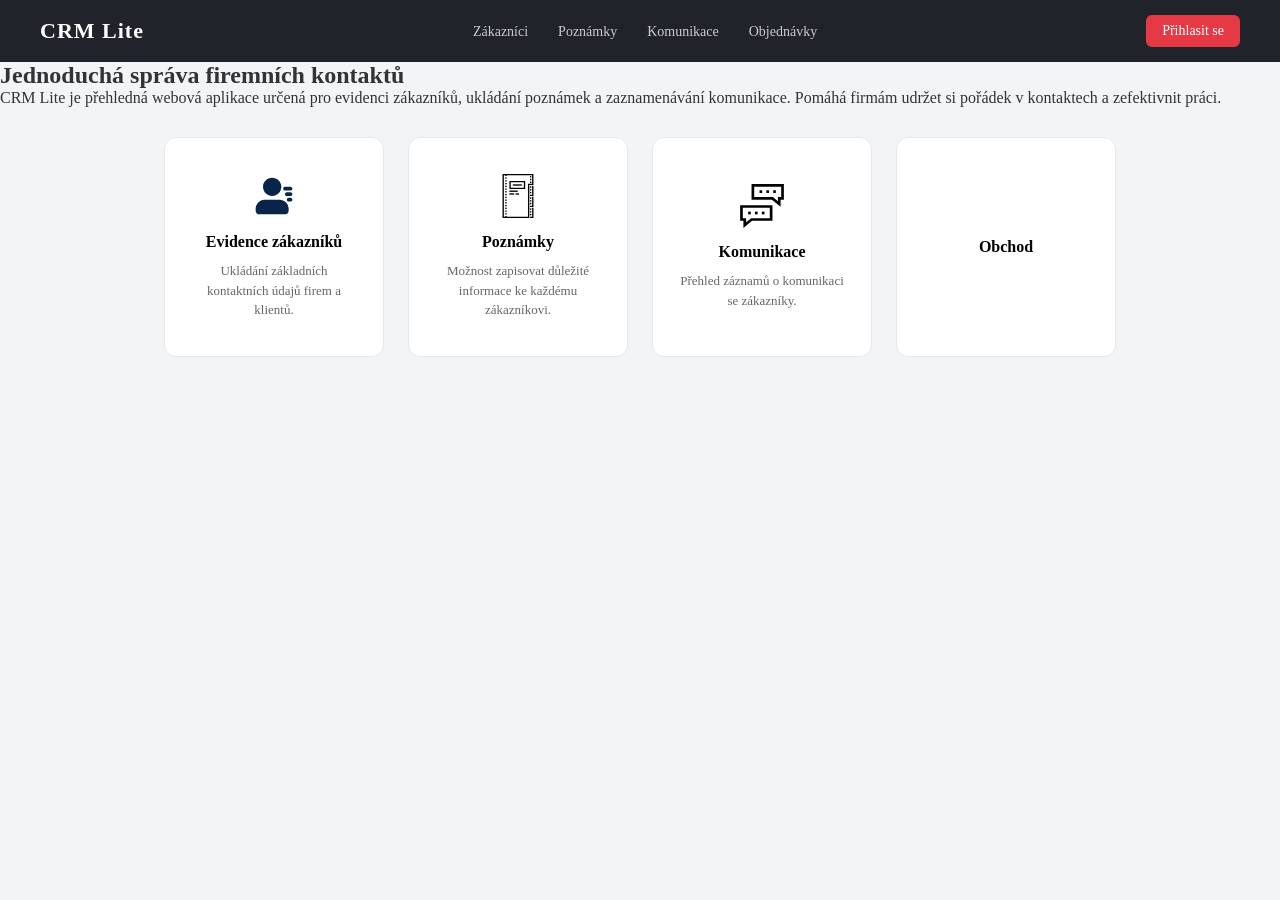
<file: index/index.html>
<!DOCTYPE html>
<html lang="cs">
<head>
  <meta charset="UTF-8">
  <meta name="viewport" content="width=device-width, initial-scale=1.0">
  <title>CRM Lite – Správa kontaktů</title>
  <link rel="stylesheet" href="styles.css">
  <link rel="stylesheet" href="../navbar.css">
  <link rel="stylesheet" href="../basicsetup.css">
</head>
<body>

  <nav class="navbar">
    <a class="logo-link" href="index.html"><h1 class="logo">CRM Lite</h1></a>
  <ul class="nav-links"> 
    <li><a href="#">Zákazníci</a></li>
    <li><a href="../poznamky/notes.html">Poznámky</a></li> 
    <li><a href="#">Komunikace</a></li> 
    <li><a href="../orders/orders.html">Objednávky</a></li>
  </ul>
    <a href="/login/login.html" class="login-btn">Přihlasit se</a>
  </nav>

  <section class="info">
    <h2>Jednoduchá správa firemních kontaktů</h2>
    <p>
      CRM Lite je přehledná webová aplikace určená pro evidenci zákazníků,
      ukládání poznámek a zaznamenávání komunikace.
      Pomáhá firmám udržet si pořádek v kontaktech a zefektivnit práci.
    </p>
  </section>

  <section class="info-square">
    <a href="crm.html">
      <div class="square">
      <img src="../img/contacts.svg" alt="Evidence zákazníků">
      <h3>Evidence zákazníků</h3>
      <p>Ukládání základních kontaktních údajů firem a klientů.</p>
    </div>
  </a>
    <a href="../poznamky/notes.html">
      <div class="square">
      <img src="../img/note.svg" alt="Evidence zákazníků">
      <h3>Poznámky</h3>
      <p>Možnost zapisovat důležité informace ke každému zákazníkovi.</p>
    </div>
  </a>
    <a href="../komunikace/comms.html">
      <div class="square">
      <img src="../img/chat.svg" alt="Evidence zákazníků">
      <h3>Komunikace</h3>
      <p>Přehled záznamů o komunikaci se zákazníky.</p>
    </div>
  </a>
    <a href="../shop/shop.html">
      <div class="square">
      <h3>Obchod</h3>
    </div>
  </a>
  </section>

  

</body>
</html>
</file>
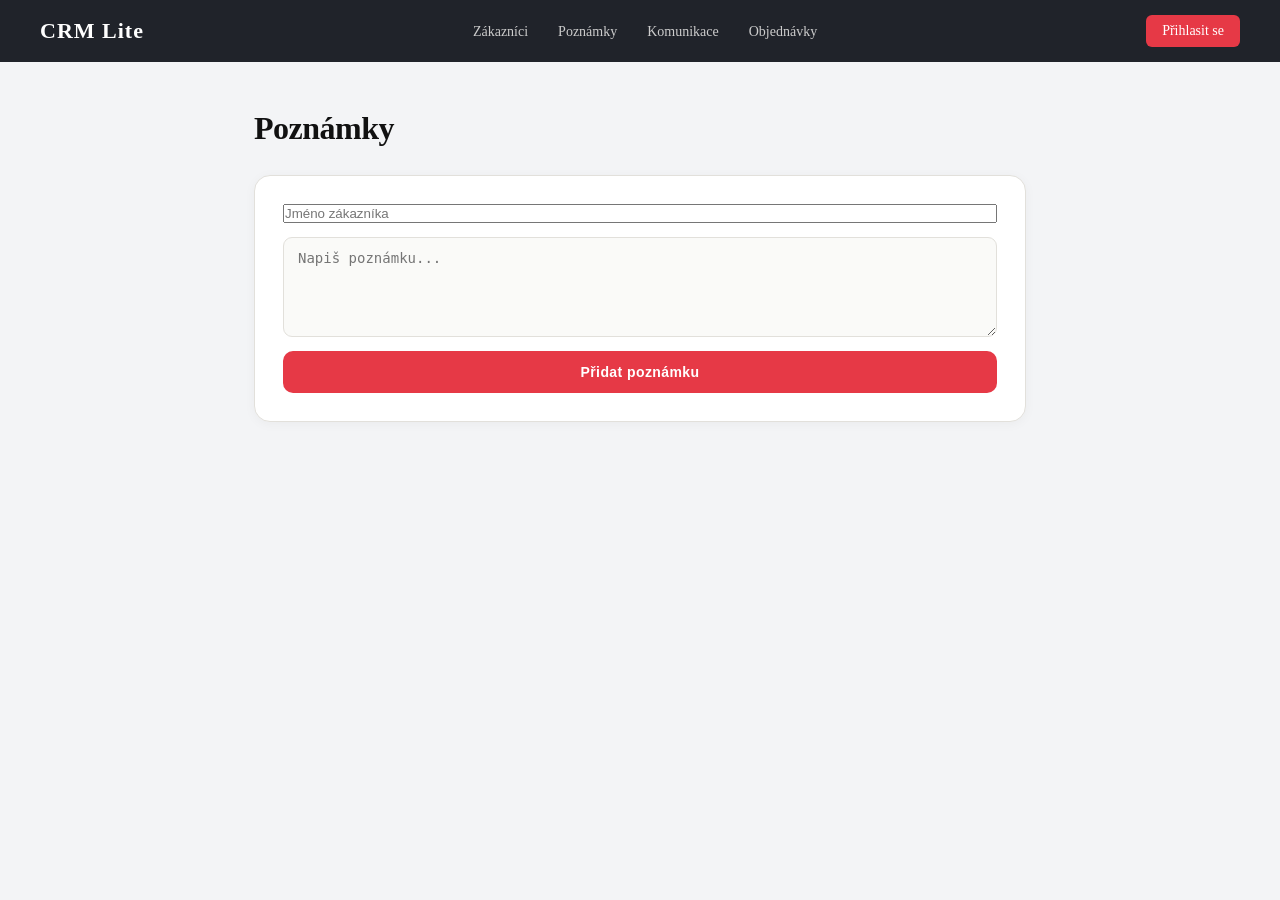
<file: poznamky/notes.html>
<!DOCTYPE html>
<html lang="cs">
<head>
  <meta charset="UTF-8">
  <meta name="viewport" content="width=device-width, initial-scale=1.0">
  <title>Poznámky</title>
  <link rel="stylesheet" href="notes.css">
  <link rel="stylesheet" href="../navbar.css">
  <link rel="stylesheet" href="../basicsetup.css">
</head>
<body>
  <nav class="navbar">
    <a class="logo-link" href="../index/index.html"><h1 class="logo">CRM Lite</h1></a>
  <ul class="nav-links"> 
    <li><a href="#">Zákazníci</a></li>
    <li><a href="../poznamky/notes.html">Poznámky</a></li> 
    <li><a href="#">Komunikace</a></li> 
    <li><a href="../orders/orders.html">Objednávky</a></li>
  </ul>
    <a href="/login/login.html" class="login-btn">Přihlasit se</a>
  </nav>

    <section class="notes-wrap">
    <h2>Poznámky</h2>

    <form id="addNoteForm" class="note-box">
        <input type="text" id="nameInput" placeholder="Jméno zákazníka">
        <textarea id="textInput" placeholder="Napiš poznámku..."></textarea>
        <button type="submit" id="addBtn">Přidat poznámku</button>
    </form>

    <div id="notesArea"></div>
    </section>
  <script src="note.js"></script>
</body>
</html>
</file>
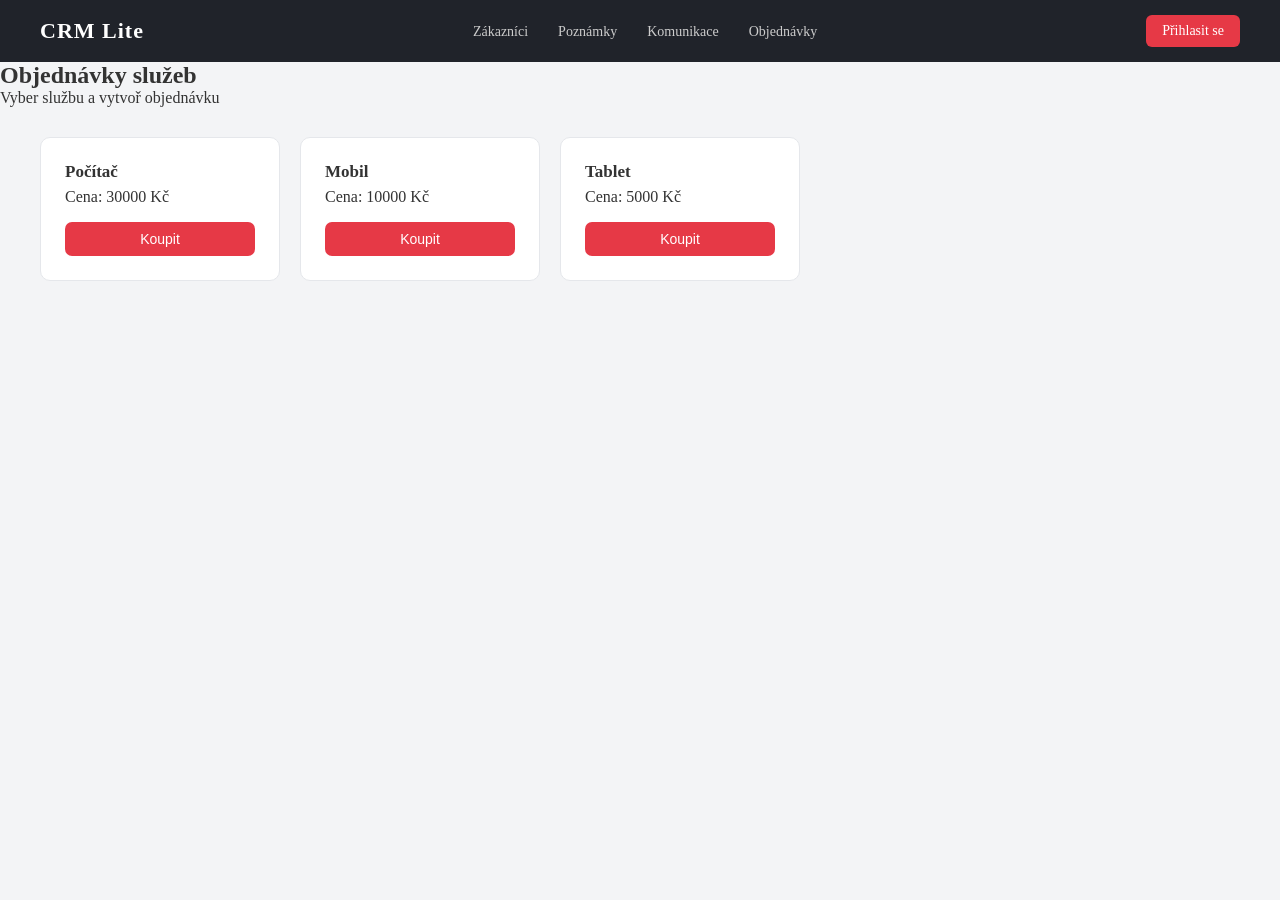
<file: shop/shop.html>
<!DOCTYPE html>
<html lang="cs">
<head>
  <meta charset="UTF-8">
  <title>Shop</title>
  <link rel="stylesheet" href="shop.css">
  <link rel="stylesheet" href="../navbar.css">
  <link rel="stylesheet" href="../basicsetup.css">
</head>
<body>

  <nav class="navbar">
    <a class="logo-link" href="../shop/shop.html"><h1 class="logo">CRM Lite</h1></a>
  <ul class="nav-links"> 
    <li><a href="#">Zákazníci</a></li>
    <li><a href="../poznamky/notes.php">Poznámky</a></li> 
    <li><a href="#">Komunikace</a></li> 
    <li><a href="../orders/orders.php">Objednávky</a></li>
  </ul>
    <a href="/login/login.php" class="login-btn">Přihlasit se</a>
  </nav>

  <section class="header">
    <h1>Objednávky služeb</h1>
<p>Vyber službu a vytvoř objednávku</p>
  </section>



<section class="shopitems">
    <div class="item">
  <h3>Počítač</h3>
  <p>Cena: 30000 Kč</p>
  <button onclick="buyItem('Počítač', 30000)">Koupit</button>
</div>

<div class="item">
  <h3>Mobil</h3>
  <p>Cena: 10000 Kč</p>
  <button onclick="buyItem('Mobil', 10000)">Koupit</button>
</div>

<div class="item">
  <h3>Tablet</h3>
  <p>Cena: 5000 Kč</p>
  <button onclick="buyItem('Tablet', 5000)">Koupit</button>
</div>
</section>


<script src="shop.js"></script>
</body>
</html>
</file>
<file: index/styles.css>
.dashboard-header {
  text-align: center;
  padding: 50px 20px 20px;
}

.dashboard-header h1 {
  font-size: 28px;
  margin-bottom: 6px;
}

.dashboard-header p {
  color: #666;
  font-size: 15px;
}

/* ----------------- info-square ----------------- */
.info-square {
  margin-top: 30px;
  display: flex;
  justify-content: center;
  gap: 24px;
  flex-wrap: wrap;
  padding: 0 40px 60px;
}

.info-square a {
  text-decoration: none;
  color: black;
}

.square {
  background: white;
  padding: 30px 25px;
  border-radius: 12px;
  width: 220px;
  min-height: 220px;
  text-align: center;
  border: 1px solid #e5e7eb;
  display: flex;
  flex-direction: column;
  align-items: center;
  justify-content: center;
  gap: 10px;
  transition: transform 0.2s, box-shadow 0.2s;
}

.square:hover {
  transform: translateY(-4px);
  box-shadow: 0 8px 24px rgba(0,0,0,0.08);
}

.square img {
  width: 44px;
  margin-bottom: 5px;
}

.square h3 {
  font-size: 16px;
}

.square p {
  font-size: 13px;
  color: #666;
  line-height: 1.5;
}
/* ----------------- info-square ----------------- */
</file>
<file: navbar.css>
.navbar {
  display: flex;
  align-items: center;
  justify-content: space-between;
  background-color: #20232a;
  color: #fff;
  padding: 15px 40px;
  gap: 20px;
}

.logo {
  font-size: 22px;
  letter-spacing: 1px;
  color: white;
  transition: color 0.3s;
}

.logo:hover {
  color: #e63946;
}

.logo-link {
  text-decoration: none;
  flex-shrink: 0;
}

.nav-links {
  display: flex;
  list-style: none;
  gap: 30px;
  flex: 1;
  justify-content: center;
}

.nav-links a {
  color: #ccc;
  text-decoration: none;
  font-weight: 500;
  font-size: 14px;
  transition: color 0.2s;
}

.nav-links a:hover {
  color: #fff;
}

.navbar-right {
  display: flex;
  align-items: center;
  gap: 12px;
  flex-shrink: 0;
}

.nav-profile-link {
  color: #ccc;
  text-decoration: none;
  font-size: 14px;
  transition: color 0.2s;
}

.nav-profile-link:hover {
  color: #fff;
}

.login-btn {
  background-color: #e63946;
  border: none;
  color: #fff;
  padding: 8px 16px;
  border-radius: 6px;
  cursor: pointer;
  text-decoration: none;
  font-size: 14px;
  transition: background-color 0.2s;
}

.login-btn:hover {
  background-color: #c92c3b;
}
</file>
<file: basicsetup.css>
* {
  margin: 0;
  padding: 0;
  box-sizing: border-box;
  font-family: sans-serif, Arial, Helvetica, ;
}

body {
  background-color: #f3f4f6;
  color: #333;
}
</file>
<file: poznamky/notes.css>
* { box-sizing: border-box; }

body {
  background: #f5f4f1;
}

/* ---- wrap ---- */
.notes-wrap {
  max-width: 820px;
  margin: 48px auto;
  padding: 0 24px 80px;
}

.notes-wrap h2 {
  font-size: 32px;
  font-weight: 800;
  color: #111;
  margin-bottom: 28px;
  letter-spacing: -0.5px;
}

/* ---- form box ---- */
.note-box {
  background: #fff;
  padding: 28px;
  border-radius: 16px;
  border: 1px solid #e2e0db;
  display: flex;
  flex-direction: column;
  gap: 14px;
  margin-bottom: 40px;
  box-shadow: 0 2px 12px rgba(0,0,0,0.04);
}

/* ---- search + select row ---- */
.customer-select-wrap {
  display: grid;
  grid-template-columns: 1fr 1fr;
  gap: 12px;
  align-items: end;
}

.field-group {
  display: flex;
  flex-direction: column;
  gap: 5px;
}

.field-group label {
  font-size: 11px;
  font-weight: 600;
  letter-spacing: 0.06em;
  text-transform: uppercase;
  color: #888;
}

.customer-select-wrap input[type="text"],
.customer-select-wrap select {
  padding: 11px 14px;
  border-radius: 9px;
  border: 1.5px solid #e2e0db;
  font-size: 14px;
  background: #fafaf8;
  color: #111;
  transition: border-color 0.15s, background 0.15s;
  width: 100%;
  appearance: none;
  -webkit-appearance: none;
}

.customer-select-wrap select {
  background-image: url("data:image/svg+xml,%3Csvg xmlns='http://www.w3.org/2000/svg' width='12' height='12' viewBox='0 0 12 12'%3E%3Cpath fill='%23888' d='M6 8L1 3h10z'/%3E%3C/svg%3E");
  background-repeat: no-repeat;
  background-position: right 12px center;
  padding-right: 32px;
  cursor: pointer;
}

.customer-select-wrap input[type="text"]:focus,
.customer-select-wrap select:focus {
  outline: none;
  border-color: #e63946;
  background: #fff;
}

/* ---- textarea ---- */
.note-box textarea {
  padding: 12px 14px;
  border-radius: 9px;
  border: 1.5px solid #e2e0db;
  font-size: 14px;
  resize: vertical;
  background: #fafaf8;
  color: #111;
  transition: border-color 0.15s;
  min-height: 100px;
}

.note-box textarea:focus {
  outline: none;
  border-color: #e63946;
  background: #fff;
}

/* ---- submit button ---- */
#addBtn {
  background-color: #e63946;
  color: white;
  padding: 13px 20px;
  border-radius: 10px;
  border: none;
  cursor: pointer;
  font-size: 14px;
  font-weight: 700;
  letter-spacing: 0.03em;
  transition: background 0.15s, transform 0.1s;
}

#addBtn:hover {
  background-color: #c92c3b;
  transform: translateY(-1px);
}

#addBtn:active {
  transform: translateY(0);
}

#addBtn:disabled {
  background-color: #d1cfc9;
  cursor: not-allowed;
  transform: none;
}

/* ---- notes list ---- */
.no-notes {
  color: #aaa;
  font-size: 14px;
  margin-top: 8px;
}

.note-card {
  background: #fff;
  border: 1px solid #e2e0db;
  border-radius: 14px;
  padding: 20px 22px;
  margin-bottom: 14px;
  transition: box-shadow 0.2s, transform 0.2s;
}

.note-card:hover {
  box-shadow: 0 6px 20px rgba(0,0,0,0.07);
  transform: translateY(-1px);
}

.note-card-header {
  display: flex;
  justify-content: space-between;
  align-items: baseline;
  margin-bottom: 3px;
  gap: 12px;
}

.note-card-header h3 {
  font-size: 16px;
  font-weight: 700;
  color: #111;
  margin: 0;
}

.note-meta {
  font-size: 11px;
  color: #bbb;
  white-space: nowrap;
  flex-shrink: 0;
}

.note-email {
  font-size: 12px;
  color: #aaa;
  margin: 0 0 10px;
}

.note-text {
  color: #444;
  font-size: 14px;
  line-height: 1.6;
  margin: 8px 0 12px;
}

.remove-btn {
  margin-top: 2px;
  background: none;
  color: #bbb;
  border: 1px solid #e2e0db;
  padding: 5px 12px;
  border-radius: 6px;
  cursor: pointer;
  font-size: 12px;
  transition: color 0.15s, border-color 0.15s;
}

.remove-btn:hover {
  color: #e63946;
  border-color: #e63946;
}

@media (max-width: 560px) {
  .customer-select-wrap {
    grid-template-columns: 1fr;
  }
}
</file>
<file: shop/shop.css>
.shop-header {
  padding: 40px 40px 10px;
}

.shop-header h1 {
  font-size: 26px;
}

.shop-header p {
  font-size: 14px;
  margin-top: 4px;
}

.shopitems {
  display: flex;
  gap: 20px;
  flex-wrap: wrap;
  padding: 30px 40px 60px;
}

.item {
  background-color: white;
  padding: 24px;
  width: 240px;
  border: 1px solid #e5e7eb;
  border-radius: 10px;
  display: flex;
  flex-direction: column;
}

.item h3 {
  font-size: 17px;
  margin-bottom: 6px;
}

.item-price {
  font-size: 14px;
  flex: 1;
}

.item button {
  margin-top: 16px;
  padding: 9px 18px;
  border: none;
  background-color: #e63946;
  color: white;
  border-radius: 7px;
  cursor: pointer;
  font-size: 14px;
}

.item button:hover {
  background-color: #c92c3b;
}
</file>
